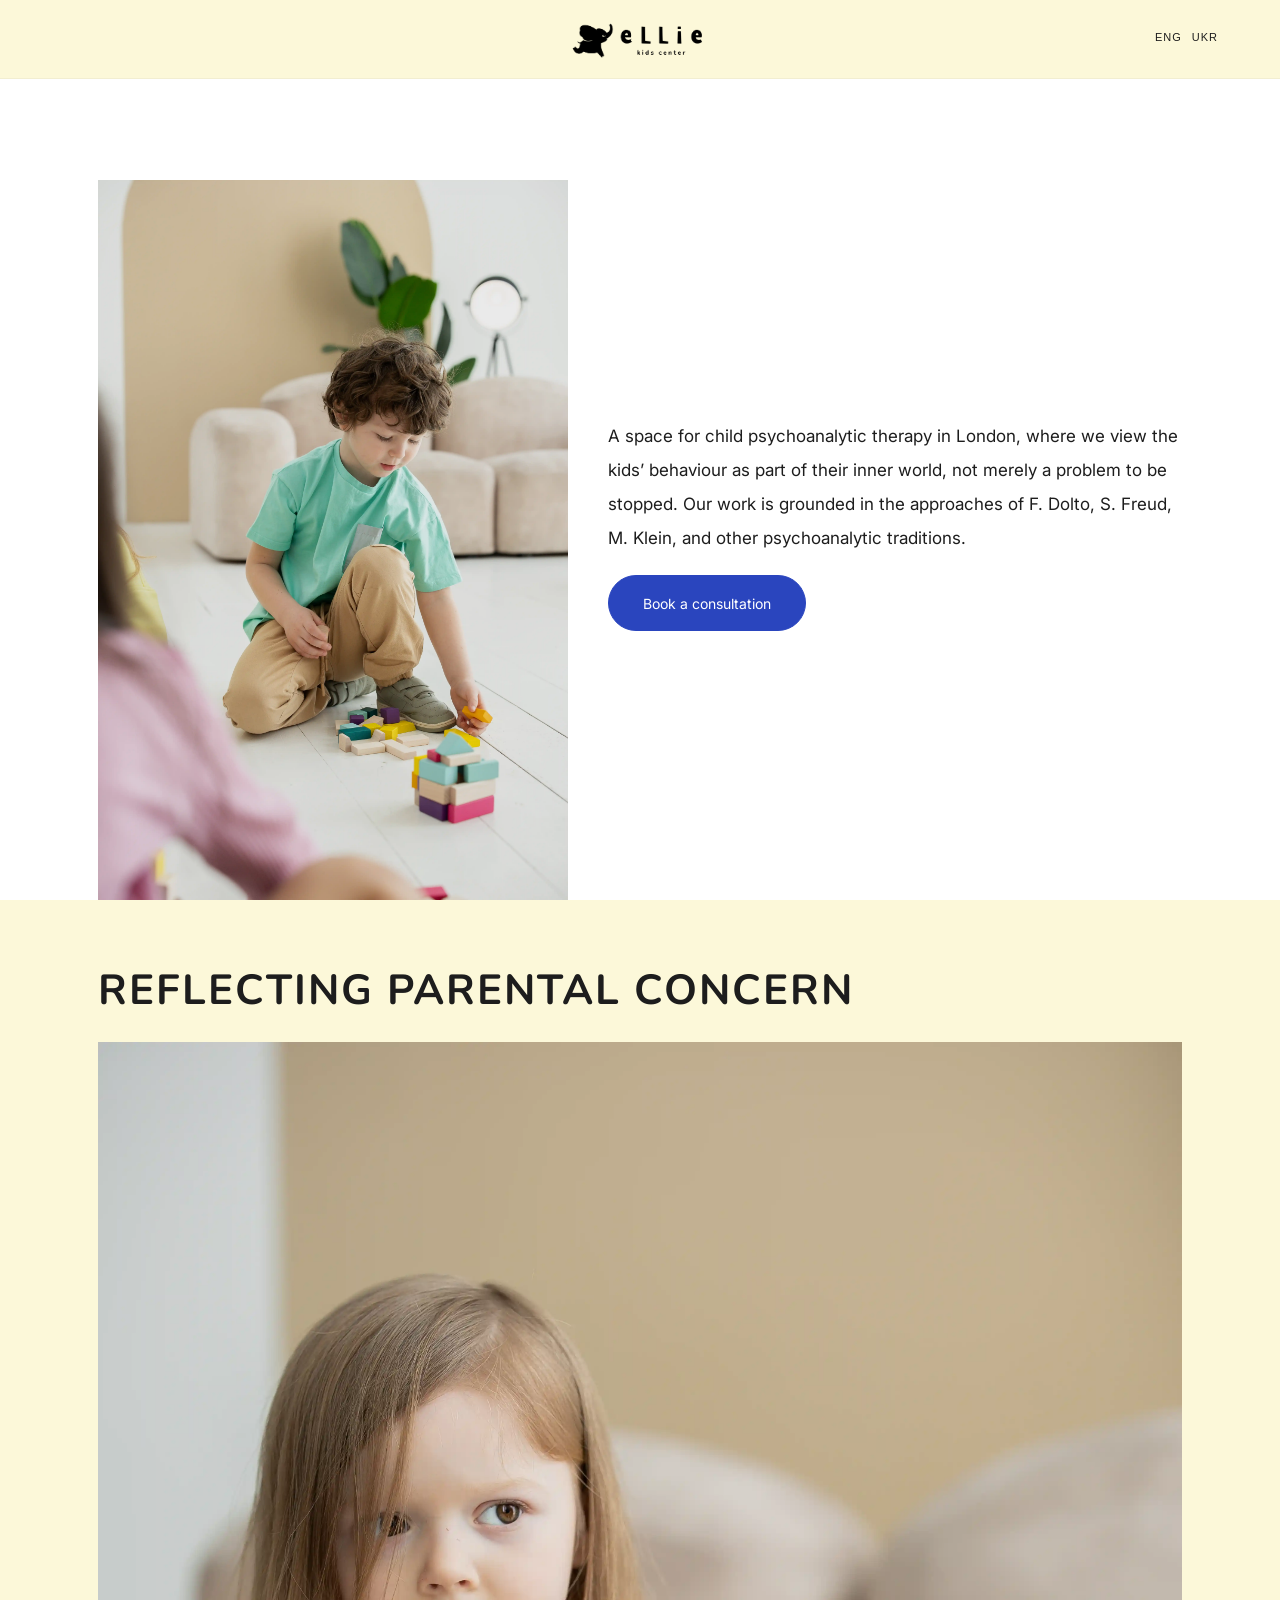
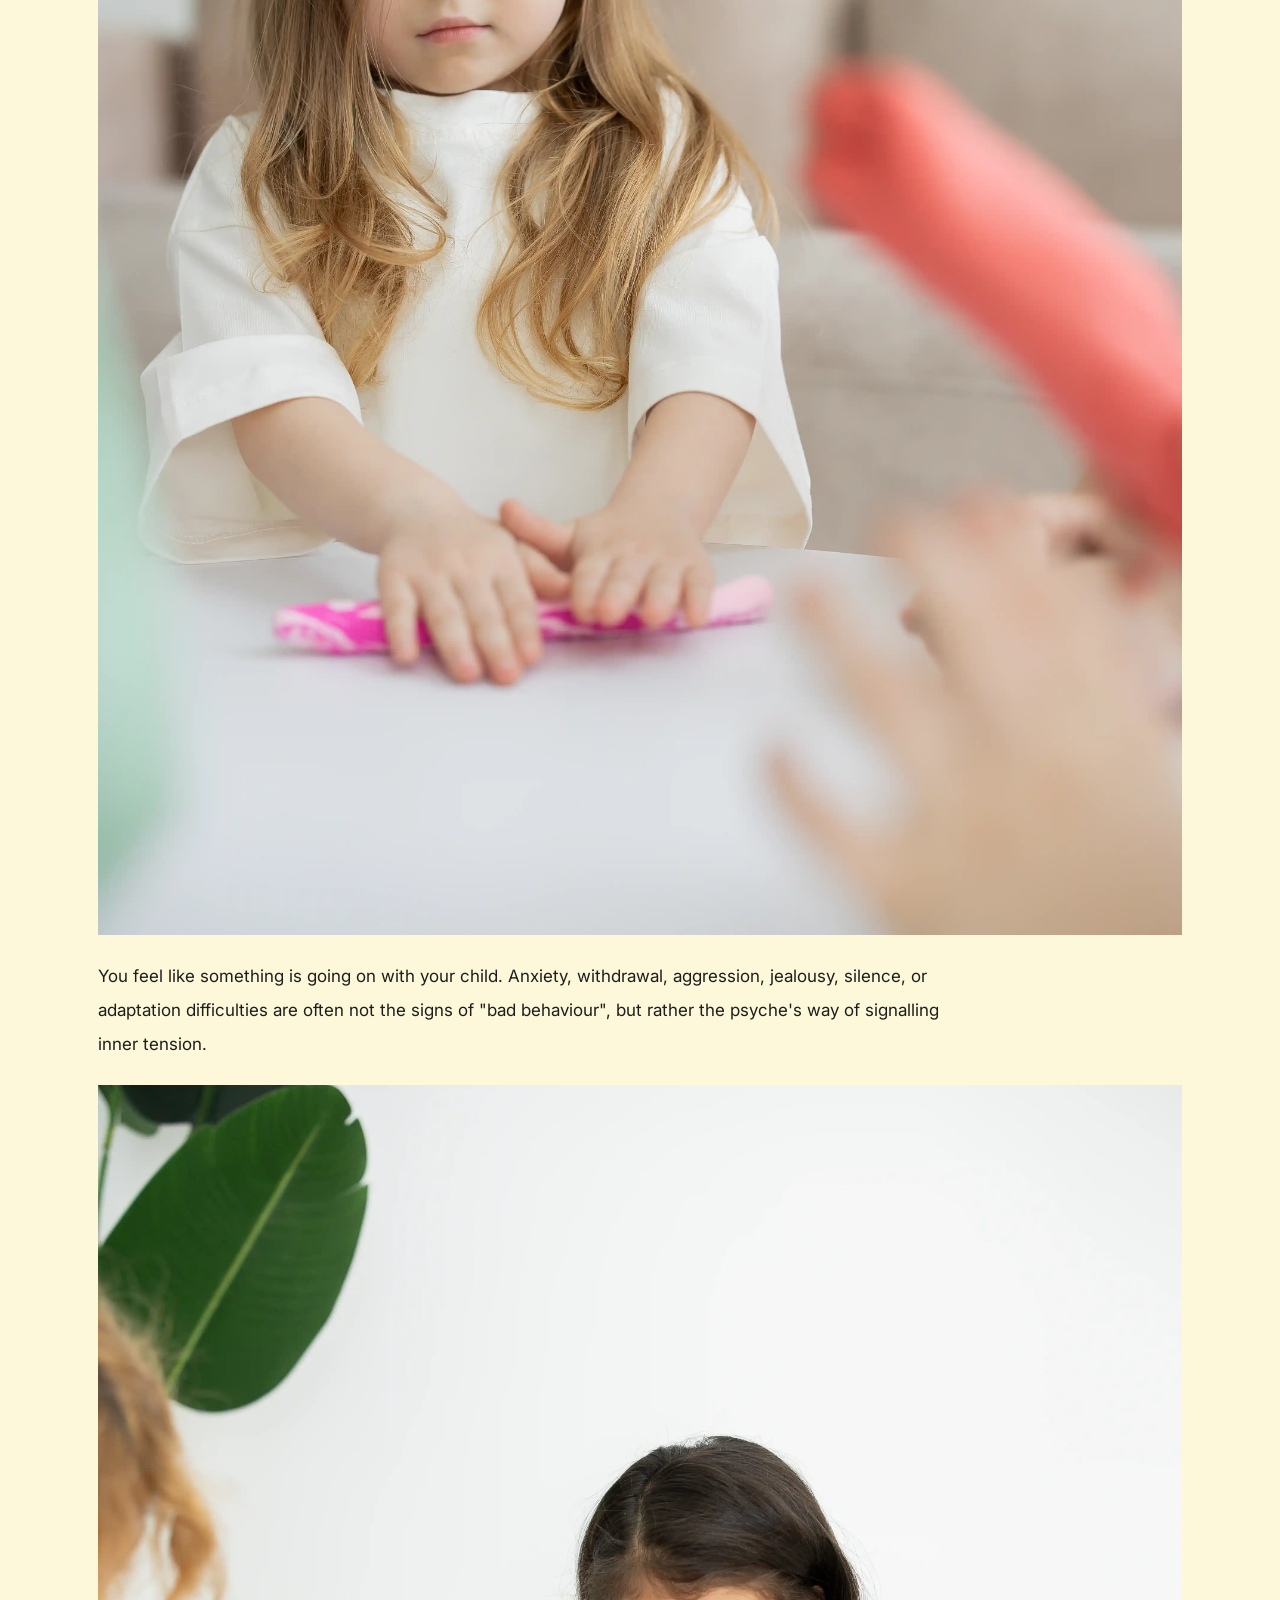
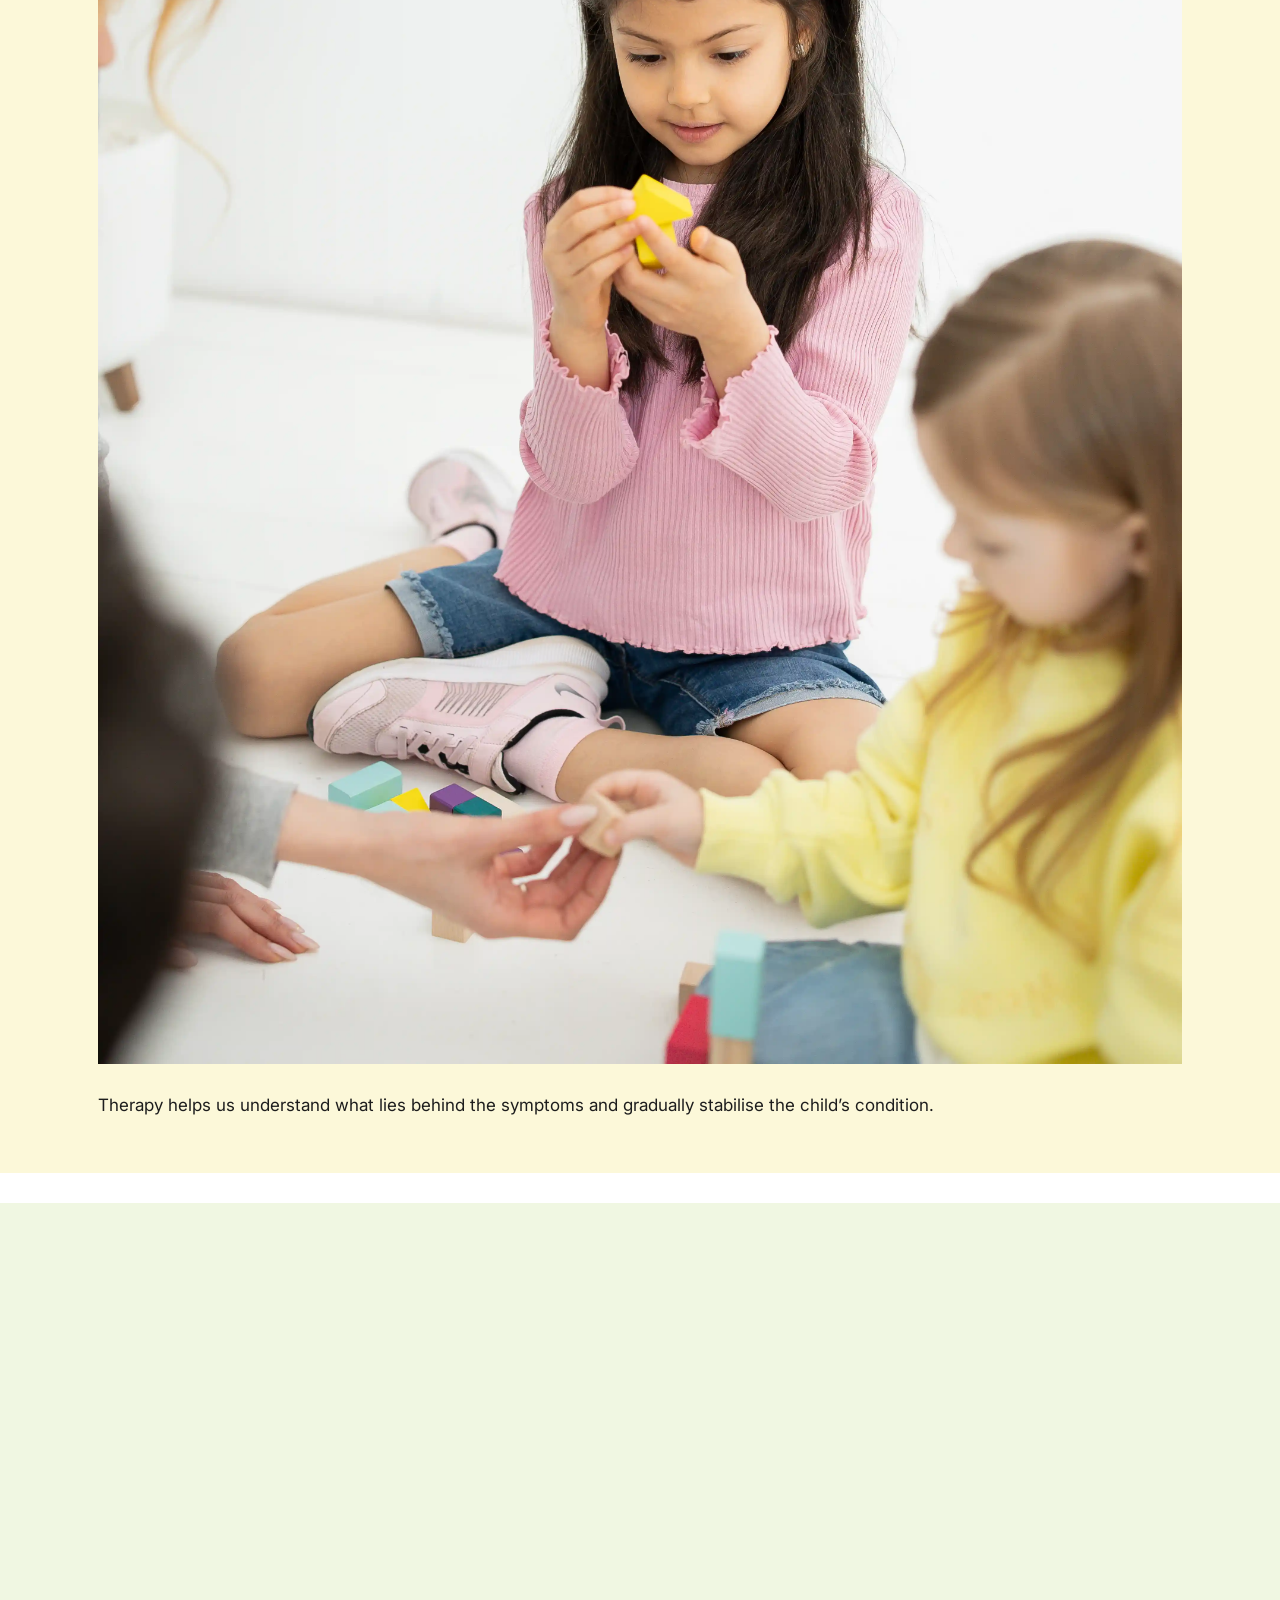
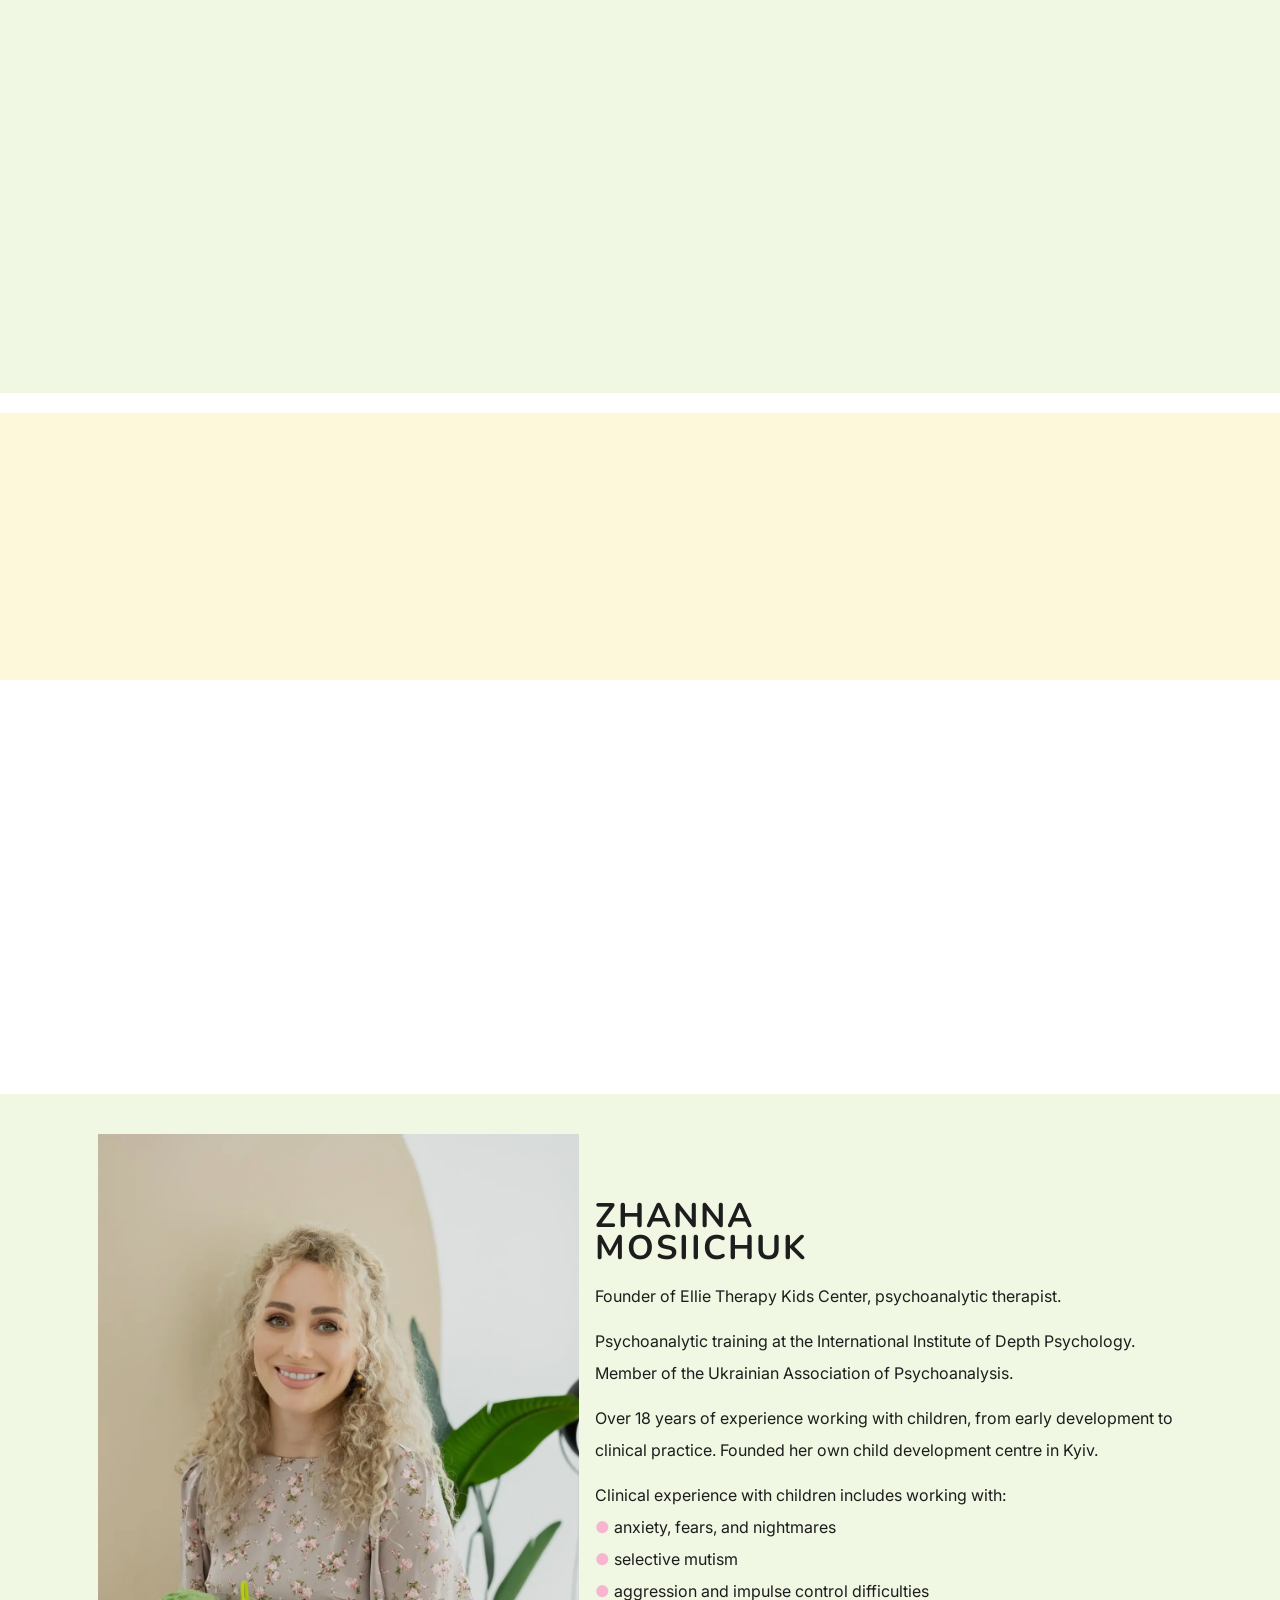
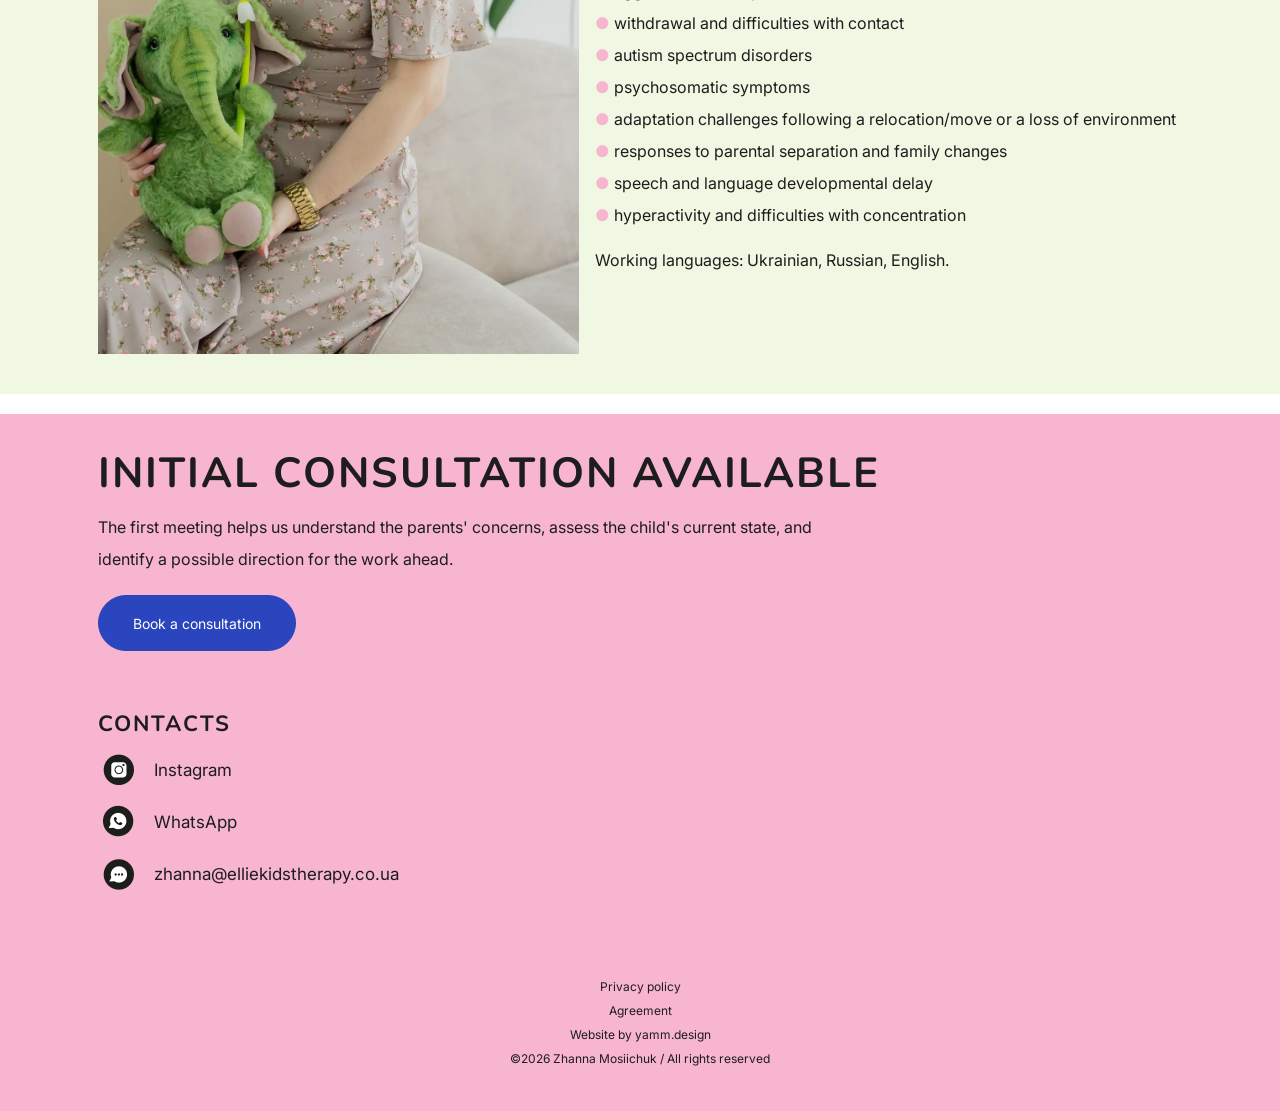
<file: index.html>
<html lang="en"><head>

<meta charset="UTF-8">
<meta name="viewport" content="width=device-width, initial-scale=1.0">

<title>Ellie Therapy Kids Center</title>

<meta name="theme-color" content="#f5f1eb">
<meta name="apple-mobile-web-app-capable" content="yes">
<meta name="apple-mobile-web-app-status-bar-style" content="default">

<link rel="preconnect" href="https://fonts.googleapis.com">
<link rel="preconnect" href="https://fonts.gstatic.com" crossorigin="">

<link href="https://fonts.googleapis.com/css2?family=Nunito:wght@300;400;500;600;700&amp;family=Inter:wght@300;400;500;600&amp;display=swap" rel="stylesheet">

<style>

:root{
    --bg:#ffffff;
    --text:#1d1d1d;
    --muted:#1d1d1d;
    --line:#ddd6ce;
    --card:#f8f5f1;
}

*{
    margin:0;
    padding:0;
    box-sizing:border-box;
    -webkit-overflow-scrolling:touch;
}

html{
    scroll-behavior:smooth;
    -webkit-text-size-adjust:100%;
}

body{
    background:var(--bg);
    color:var(--text);
    font-family:'Inter',sans-serif;
    overflow-x:hidden;
    -webkit-font-smoothing:antialiased;
    text-rendering:optimizeLegibility;
    overscroll-behavior:none;
}

body::before{
    content:"";
    position:fixed;
    inset:0;
    opacity:.03;
    pointer-events:none;
    background-image:url("https://grainy-gradients.vercel.app/noise.svg");
}

.container{
    width:100%;
    max-width:1180px;
    margin:0 auto;
    padding-left:48px;
    padding-right:48px;
}

header{
    position:fixed !important;
    top:0;
    left:0;

    width:100%;
    z-index:9999;

    backdrop-filter:blur(16px);
    background:#fcf8d9;
    border-bottom:1px solid rgba(0,0,0,.04);
    padding:10px 0;

    transform:none !important;
    transition:none !important;
}

.nav{
    display:flex;
    align-items:center;
    justify-content:center;
    position:relative;
}

.lang-switch{
    position:absolute;
    right:12px;
    top:13px;
    display:flex;
    gap:6px;
}

.logo img{
    height:50px;
    width:auto;
    display:block;
}

.lang-switch{
    display:flex;
    gap:10px;
}

.lang-btn{
    background:none;
    border:none;
    cursor:pointer;
    color:var(--muted);
    font-size:11px;
    letter-spacing:1px;
    transition:.3s;
    appearance:none;
    -webkit-appearance:none;
    border-radius:100px;
}

.lang-btn.active{
    color:var(--text);
}

.hero{
    min-height:100vh;
    display:flex;
    align-items:center;
    padding-top:180px;
}

.hero-grid{
    display:grid;
    grid-template-columns:.9fr 1.1fr;
    gap:40px;
    align-items:center;
}

.hero-small{
    text-transform:uppercase;
    letter-spacing:2px;
    font-size:12px;
    color:var(--muted);
    margin-bottom:29px;
}

.hero h1{
    font-family:'Nunito',sans-serif;
    font-size:clamp(56px,9vw,110px);
    line-height:.9;
    font-weight:500;
    margin-bottom:19px;
    letter-spacing:-1.5px;
}

.hero p{
    max-width:none;
    width:100%;
    line-height:2;
    color:var(--muted);
    font-size:17px;
}

.button{
    display:inline-flex;
    align-items:center;
    justify-content:center;
    margin-top:20px;
    margin-bottom:30px;
    padding:18px 34px;
    border:1px solid #2a45be;
    border-radius:100px;
    background:#2a45be;
    color:white;
    text-decoration:none;
    transition:.4s;
    font-size:14px;
    min-height:56px;
    -webkit-tap-highlight-color:transparent;

}

.button:hover{
    background:var(--text);
    color:white;
}

.hero-image,
.founder-image{
    position:relative;
    overflow:hidden;
    background-attachment:scroll;
    transform:translateZ(0);
    will-change:transform;
}

.hero-image::after,
.founder-image::after{
    content:"";
    position:absolute;
    inset:0;
    background:rgba(0,0,0,.08);
}

.hero-image{
    height:720px;
    border-radius:0;
    background:url('головне фото.webp') center center/cover no-repeat;
}



.cards-section{
    background:#f0f7e2;
    padding:10px 0 40px;
    margin-top:30px;
}

.section-title{
    font-family:'Nunito',sans-serif;
    font-size:42px;
    line-height:1;
    margin-top:30px;
    margin-bottom:30px;
    text-transform: uppercase;

    letter-spacing: 2px;
}

.section-text{
    font-size:17px;
    line-height:2;
    color:var(--muted);
    max-width:850px;
    text-wrap:pretty;
    margin-bottom:11px;
}



.clinical{
    max-width:900px;
    margin-left:170px;
}

.list{
    margin-top:15px;
    display:grid;
    gap:10px;
    color:var(--muted);
}

.list-item{
    padding-top:0px;
    line-height:1.9;
    font-size:17px;
}

.founder{
    display:grid;
    grid-template-columns:.9fr 1.1fr;
    gap:16px;
    align-items:center;

}
.founder-section{
    background:#f0f7e2;
    padding:40px 0;
    margin-top:20px;
}
.founder-image{
    height:820px;
    border-radius:0;
    background:url('IMG9001.webp') center top/cover no-repeat;
}

.founder-info h2{
    font-family:'Nunito',sans-serif;
    font-size:34px;
    line-height:.95;
    margin-bottom:15px;
    text-transform: uppercase;

    letter-spacing: 2px;
}

.founder-info p{
    line-height:2;
    color:var(--muted);
    margin-bottom:13px;
    text-wrap:pretty;
}

.footer{
    background:#f7b5cf;

    padding:40px 0 0px;

    text-align:left;
    margin-top:20px;
}
.footer-info{
    background:#f7b5cf;

    border-top:none;

    padding:40px 20px;

    margin-top:0px;

    width:100vw;
    margin-left:calc(50% - 50vw);

    display:flex;
    flex-direction:column;
    align-items:center;
    justify-content:center;

    text-align:center;
}
.footer-info{
    position:relative;
}
.footer-info p{
    font-size:12px;
    line-height:1.4;
}
.footer .container{
    overflow:visible;
}

.footer h2{
    font-family:'Nunito',sans-serif;
    font-size:42px;
    line-height:.95;
    margin-bottom:17px;
    text-transform: uppercase;

    letter-spacing: 2px;
}

.footer p{
    max-width:760px;
    margin:0;
    line-height:2;
    color:var(--muted);
    text-wrap:pretty;
}

.fade{
    opacity:0;
    transform:translateY(40px);
    transition:1s ease;
    backface-visibility:hidden;
    perspective:1000px;
}

.fade.visible{
    opacity:1;
    transform:translateY(0);
}

/* ===== Gallery ===== */


@supports (padding:max(0px)) {

header{
    padding-top:max(18px, env(safe-area-inset-top));
}

body{
    padding-left:env(safe-area-inset-left);
    padding-right:env(safe-area-inset-right);
}

}

.mobile-founder-image{
    display:none;
}

@media(max-width:980px){

.hero-grid,
.founder{
    display:grid;
    grid-template-columns:1fr;
}

.founder{
    display:flex;
    flex-direction:column;
}

.founder > .founder-image{
    order:1;
    display:block;
    height:450px;
    width:100%;
    margin:20px 0;
}

.founder-info{
    order:2;
}

.mobile-founder-image{
    display:none;
}

.hero{
    padding-top:110px;
    min-height:auto;
}

.hero h1{
    font-size:54px;
}

.hero-image{
    height:420px;
    border-radius:0;
}

.section-title{
    font-size:42px;
}

.footer h2{
    font-size:34px;
}

.gallery-item{
    width:280px;
    height:auto;
}


}

@media(max-width:640px){

.logo img{
    height:45px;
}

.concern-section{
    padding:15px 0;
}


.container{
    width:100%;
    max-width:700px;
    padding-left:24px;
    padding-right:24px;
    margin:0 auto;
}

.hero{
    padding-top:70px;
}

.hero h1{
    font-size:42px;
}

.section-title{
    font-size:34px;
}

.hero-image{
    height:420px;
    background-position:center top;
}

.founder-image{
    height:500px;
    background-position:center top;
}

.gallery-item{
    width:220px;
    height: 260px;
}

.button{
    display:flex;
    margin-left:auto;
    margin-right:auto;
}

}

.contacts-block{
    margin-top:28px;
    margin-bottom:40px;
    display:flex;
    flex-direction:column;
    gap:10px;
    align-items:flex-start;
    text-align:left;
}

.contacts-block h3{
    font-family:'Nunito',sans-serif;
    font-size:22px;
    letter-spacing:2px;
}

.contact-item a{
    color:var(--text);
    text-decoration:none;
    font-size:17px;
    transition:.3s;
}

.contact-item a:hover{
    opacity:.6;
}

.concern-image{
    width:100%;
    height:auto;
    overflow:visible;
    margin:24px 0;
}

.concern-image img{
    width:100%;
    height:auto;
    display:block;
}

.pink-dot{
    color:#f7b5cf;
}

.founder-info li::marker{
    color:#f7b5cf;
}

.concern-section{
    background:#fcf8d9;
    padding:40px 0;
}
.clinical-section{
    background:#fcf8d9;
    padding:10px 0 20px;
    margin-top:20px;
}
@media(max-width:640px){

.concern-section{
    padding:15px 0;
}
.cards-section{
    background:#f0f7e2;
    margin-top:20px;
}

}

/* ===== HORIZONTAL CAROUSEL ===== */

.cards-wrapper{
    position:relative;
    width:100%;
    overflow-x:hidden;
    overflow-y:visible;
    margin-top:40px;
}



.cards{
    display:flex;
    gap:0px;
    overflow-x:auto;
    scroll-behavior:smooth;
    scrollbar-width:none;
    scroll-snap-type:x mandatory;
    padding-bottom:10px;
}

.cards::-webkit-scrollbar{
    display:none;
}



.card,
.cards-image{
    flex:0 0 100%;
    min-width:100%;
    scroll-snap-align:start;
}


.card{
    width:100%;
    height:520px;

    background:#f7b5cf;
    border-radius:28px;

    padding:50px;

    display:flex;
    flex-direction:column;
    justify-content:center;
    align-items:center;

    text-align:center;

    border:none;

    transition:.3s;
}

.card:hover{
    transform:translateY(-4px);
}

.card h3{
    font-family:'Nunito',sans-serif;
    font-size:42px;
    line-height:1.05;
    margin-bottom:20px;
}

.card p{
    font-size:17px;
    line-height:1.8;
    color:#5f5f5f;
}

.cards-image{
    width:100%;
    height:520px;

    overflow:hidden;
    border-radius:28px;
}

.cards-image img{
    width:100%;
    height:100%;
    object-fit:cover;
    display:block;
}

.slider-btn{
    position:absolute;
    top:50%;
    transform:translateY(-50%);

    width:56px;
    height:56px;

    border:none;
    border-radius:50%;

    background:white;
    color:#1d1d1d;

    font-size:34px;
    cursor:pointer;

    z-index:50;

    box-shadow:0 10px 30px rgba(0,0,0,.08);

    transition:.3s;
}

.slider-btn:hover{
    transform:translateY(-50%) scale(1.05);
}

.slider-btn.prev{
    left:15px;
}

.slider-btn.next{
    right:15px;
}
.contact-item a{
    display:flex;
    align-items:center;
    gap:14px;

    color:var(--text);
    text-decoration:none;
    font-size:17px;

    transition:.3s;
}

.contact-icon{
    width:42px;
    height:42px;
    object-fit:contain;

    border-radius:50%;
}
@media(max-width:640px){

.cards{
    gap:0;
}



.card,
.cards-image{
    width:100%;
    height:420px;
}

.card{
    padding:34px;
    border-radius:24px;
}

.cards-image{
    border-radius:24px;
}

.card h3{
    font-size:34px;
    line-height:1.1;
}

.card p{
    font-size:16px;
    line-height:1.7;
}

.slider-btn{
    width:42px;
    height:42px;
    font-size:26px;
}
.slider-btn.prev{
    left:10px;
}

.slider-btn.next{
    right:10px;
}

.card{
    padding-left:60px;
    padding-right:60px;
}
}




</style>
</head>

<body>

<header>

<div class="container nav">

<div class="logo">
    <img src="Ellie_logo.png" alt="Ellie Kids Center Logo">
</div>

<div class="lang-switch">
<button class="lang-btn" onclick="setLanguage('en', this)">ENG</button>
<button class="lang-btn active" onclick="setLanguage('uk', this)">UKR</button>
</div>

</div>

</header>

<div id="content">

<section class="hero">

<div class="container hero-grid fade">

<div class="hero-image"></div>

<div>

<p>
A space for child psychoanalytic therapy in London, where we view the kids’ behaviour as part of their inner world, not merely a problem to be stopped.
Our work is grounded in the approaches of F. Dolto, S. Freud, M. Klein, and other psychoanalytic traditions.
</p>

<a href="https://instagram.com/elliekids_center" target="_blank" class="button">
Book a consultation
</a>

</div>

</div>

</section>

<section class="concern-section">

<div class="container fade">





<h2 class="section-title">
Reflecting parental concern
</h2>


<div class="concern-image">
    <img src="2.webp" alt="therapy image">
</div>

<p class="section-text">
You feel like something is going on with your child. Anxiety, withdrawal, aggression, jealousy, silence, or adaptation difficulties are often not the signs of "bad behaviour", but rather the psyche's way of signalling inner tension.
</p>

<div class="concern-image">
    <img src="3.webp" alt="therapy image">
</div>

<p class="section-text">
Therapy helps us understand what lies behind the symptoms and gradually stabilise the child’s condition.
</p>

</p>

</div>

</section>

<section class="cards-section">

<div class="container fade">

<h2 class="section-title">
How we work
</h2>
<p class="section-text">
Our work is based on a psychoanalytic understanding of the child as a subject with their own inner world. What we use in our work:
</p>
<div class="cards-wrapper">

<button class="slider-btn prev">‹</button>


<div class="cards">

    <!-- SLIDE 1 -->


        <div class="card">
            <h3>Play as the language of the unconscious</h3>

            <p>
                Children express their experiences and emotions through symbolic play
            </p>
        </div>

        <div class="cards-image">
            <img src="1O1A6934.webp" alt="therapy image">
        </div>

   

    <!-- SLIDE 2 -->
  

        <div class="card">
            <h3>Drawing and image</h3>

            <p>
                As a means of expressing what cannot yet be put into words
            </p>
        </div>

        <div class="cards-image">
            <img src="малюнок.webp" alt="therapy image">
        </div>

    

    <!-- SLIDE 3 -->
    

        <div class="card">
            <h3>A stable therapeutic setting</h3>

            <p>
                The consistency of the space creates conditions for inner change
            </p>
        </div>

        <div class="cards-image">
            <img src="87.webp" alt="therapy image">
        </div>

    

    <!-- SLIDE 4 -->
    

        <div class="card">
            <h3>Working with parents</h3>

            <p>
                Understanding the kids always includes understanding their home environment
            </p>
        </div>

        <div class="cards-image">
            <img src="терапевт.webp" alt="therapy image">
        </div>

   

</div>



<button class="slider-btn next">›</button>

</div>
</section>
<!-- ПРОДОВЖЕННЯ КОДУ ПІСЛЯ SECTION "HOW WE WORK" -->

<section class="clinical-section">

<div class="container fade clinical">

<h2 class="section-title">
Clinical approach
</h2>



<p class="section-text">
A child’s symptoms are viewed as a meaningful form of expressing an internal conflict.
</p>

<p class="section-text">
The work is directed at understanding this process and facilitating its transformation.
</p>

<p class="section-text">
Therapy supports the child's development, their capacity for expression, adaptation, and stability.
</p>



</div>

</section>

<section>

<div class="container fade">

<h2 class="section-title">
Who this is for
</h2>
<p class="section-text">
The centre works with children aged 2–18 who:
</p>
<div class="list">

<div class="list-item">
<span class="pink-dot">●</span> experience anxiety, fears, night awakenings, or enuresis
</div>

<div class="list-item">
<span class="pink-dot">●</span> display aggression or withdrawal
</div>

<div class="list-item">
<span class="pink-dot">●</span> are going through major life changes: moving, starting school, parental divorce, the birth of a sibling, etc
</div>

<div class="list-item">
<span class="pink-dot">●</span> are growing up in a bilingual or multicultural environment
</div>

<div class="list-item">
<span class="pink-dot">●</span> have difficulties with verbal expression
</div>

<div class="list-item">
<span class="pink-dot">●</span> this is also a space for parents who want to understand their child's inner state and support their development.
</div>

</div>

</div>

</section>

<section class="founder-section">

<div class="container founder fade">

<div class="founder-image"></div>

<div class="founder-info">

<h2>
Zhanna <br>
Mosiichuk
</h2>



<p>
Founder of Ellie Therapy Kids Center, psychoanalytic therapist.
</p>

<p>
Psychoanalytic training at the International Institute of Depth Psychology.
Member of the Ukrainian Association of Psychoanalysis.
</p>

<p>
Over 18 years of experience working with children, from early development to clinical practice. Founded her own child development centre in Kyiv.
</p>

<p>
Clinical experience with children includes working with:
<br>

<span class="pink-dot">●</span> anxiety, fears, and nightmares<br>
<span class="pink-dot">●</span> selective mutism<br>
<span class="pink-dot">●</span> aggression and impulse control difficulties<br>
<span class="pink-dot">●</span> withdrawal and difficulties with contact<br>
<span class="pink-dot">●</span> autism spectrum disorders<br>
<span class="pink-dot">●</span> psychosomatic symptoms<br>
<span class="pink-dot">●</span> adaptation challenges following a relocation/move or a loss of environment<br>
<span class="pink-dot">●</span> responses to parental separation and family changes<br>
<span class="pink-dot">●</span> speech and language developmental delay<br>
<span class="pink-dot">●</span> hyperactivity and difficulties with concentration
</p>

<p>
Working languages: Ukrainian, Russian, English.
</p>

</div>

</div>

</section>

<footer class="footer fade">

<div class="container">

<h2>
Initial consultation available
</h2>

<p>
The first meeting helps us understand the parents' concerns, assess the child's current state, and identify a possible direction for the work ahead.
</p>

<a href="https://instagram.com/elliekids_center" target="_blank" class="button">
Book a consultation
</a>

<div class="contacts-block">

<h3>CONTACTS</h3>

<div class="contact-item">
    <a href="https://instagram.com/elliekids_center" target="_blank">
        <img src="instagram.png" alt="Instagram" class="contact-icon">
        <span>Instagram</span>
    </a>
</div>

<div class="contact-item">
    <a href="https://wa.me/ТВІЙ_НОМЕР" target="_blank">
        <img src="whatsapp.png" alt="WhatsApp" class="contact-icon">
        <span>WhatsApp</span>
    </a>
</div>

<div class="contact-item">
    <a href="mailto:zhanna@elliekidstherapy.co.ua">
        <img src="message.png" alt="Email" class="contact-icon">
        <span>zhanna@elliekidstherapy.co.ua</span>
    </a>
</div>

</div>





<div class="footer-info">

    <p>Privacy policy</p>

    <p>Agreement</p>

    <p class="footer-credit">
        Website by yamm.design
    </p>

    <p>
        ©2026 Zhanna Mosiichuk / All rights reserved
    </p>

</div>

</div></footer>

</div>

<script>



const translations = {

en: `

<section class="hero">

<div class="container hero-grid fade">

<div class="hero-image"></div>

<div>

<p>
A space for child psychoanalytic therapy in London, where we view the kids’ behaviour as part of their inner world, not merely a problem to be stopped.
Our work is grounded in the approaches of F. Dolto, S. Freud, M. Klein, and other psychoanalytic traditions.
</p>

<a href="https://instagram.com/elliekids_center" target="_blank" class="button">
Book a consultation
</a>

</div>

</div>

</section>

<section class="concern-section">

<div class="container fade">

<h2 class="section-title">
Reflecting parental concern
</h2>

<div class="concern-image">
    <img src="2.webp" alt="therapy image">
</div>

<p class="section-text">
You feel like something is going on with your child. Anxiety, withdrawal, aggression, jealousy, silence, or adaptation difficulties are often not the signs of "bad behaviour", but rather the psyche's way of signalling inner tension.
</p>

<div class="concern-image">
    <img src="3.webp" alt="therapy image">
</div>

<p class="section-text">
Therapy helps us understand what lies behind the symptoms and gradually stabilise the child’s condition.
</p>

</p>

</div>

</section>

<section class="cards-section">

<div class="container fade">

<h2 class="section-title">
How we work
</h2>

<p class="section-text">
Our work is based on a psychoanalytic understanding of the child as a subject with their own inner world. What we use in our work:
</p>


   <div class="cards-wrapper">

<button class="slider-btn prev">‹</button>

<div class="cards">

    <!-- SLIDE 1 -->
    

        <div class="card">
            <h3>Play as the language of the unconscious</h3>

            <p>
                Children express their experiences and emotions through symbolic play
            </p>
        </div>

        <div class="cards-image">
            <img src="1O1A6934.webp" alt="therapy image">
        </div>

   

    <!-- SLIDE 2 -->
   

        <div class="card">
            <h3>Drawing and image</h3>

            <p>
                As a means of expressing what cannot yet be put into words
            </p>
        </div>

        <div class="cards-image">
            <img src="малюнок.webp" alt="therapy image">
        </div>

   

    <!-- SLIDE 3 -->
    

        <div class="card">
            <h3>A stable therapeutic setting</h3>

            <p>
                The consistency of the space creates conditions for inner change
            </p>
        </div>

        <div class="cards-image">
            <img src="87.webp" alt="therapy image">
        </div>

    

    <!-- SLIDE 4 -->
    

        <div class="card">
            <h3>Working with parents</h3>

            <p>
                Understanding the kids always includes understanding their home environment
            </p>
        </div>

        <div class="cards-image">
            <img src="терапевт.webp" alt="therapy image">
        </div>

    </div>



<button class="slider-btn next">›</button>

</div>
</section>
<!-- ПРОДОВЖЕННЯ КОДУ ПІСЛЯ SECTION "HOW WE WORK" -->

<section class="clinical-section">

<div class="container fade clinical">

<h2 class="section-title">
Clinical approach
</h2>

<p class="section-text">
A child’s symptoms are viewed as a meaningful form of expressing an internal conflict.
</p>

<p class="section-text">
The work is directed at understanding this process and facilitating its transformation.
</p>

<p class="section-text">
Therapy supports the child's development, their capacity for expression, adaptation, and stability.
</p>

</div>

</section>

<section>

<div class="container fade">

<h2 class="section-title">
Who this is for
</h2>
<p class="section-text">
The centre works with children aged 2–18 who:
</p>
<div class="list">

<div class="list-item">
<span class="pink-dot">●</span> experience anxiety, fears, night awakenings, or enuresis
</div>

<div class="list-item">
<span class="pink-dot">●</span> display aggression or withdrawal
</div>

<div class="list-item">
<span class="pink-dot">●</span> are going through major life changes: moving, starting school, parental divorce, the birth of a sibling, etc
</div>

<div class="list-item">
<span class="pink-dot">●</span> are growing up in a bilingual or multicultural environment
</div>

<div class="list-item">
<span class="pink-dot">●</span> have difficulties with verbal expression
</div>

<div class="list-item">
<span class="pink-dot">●</span> this is also a space for parents who want to understand their child's inner state and support their development.
</div>

</div>

</div>

</section>

<section class="founder-section">

<div class="container founder fade">

<div class="founder-image"></div>

<div class="founder-info">

<h2>
Zhanna <br>
Mosiichuk
</h2>



<p>
Founder of Ellie Therapy Kids Center, psychoanalytic therapist.
</p>

<p>
Psychoanalytic training at the International Institute of Depth Psychology.
Member of the Ukrainian Association of Psychoanalysis.
</p>

<p>
Over 18 years of experience working with children, from early development to clinical practice. Founded her own child development centre in Kyiv.
</p>

<p>
Clinical experience with children includes working with:
<br>

<span class="pink-dot">●</span> anxiety, fears, and nightmares<br>
<span class="pink-dot">●</span> selective mutism<br>
<span class="pink-dot">●</span> aggression and impulse control difficulties<br>
<span class="pink-dot">●</span> withdrawal and difficulties with contact<br>
<span class="pink-dot">●</span> autism spectrum disorders<br>
<span class="pink-dot">●</span> psychosomatic symptoms<br>
<span class="pink-dot">●</span> adaptation challenges following a relocation/move or a loss of environment<br>
<span class="pink-dot">●</span> responses to parental separation and family changes<br>
<span class="pink-dot">●</span> speech and language developmental delay<br>
<span class="pink-dot">●</span> hyperactivity and difficulties with concentration
</p>

<p>
Working languages: Ukrainian, Russian, English.
</p>

</div>

</div>

</section>

<footer class="footer fade">

<div class="container">

<h2>
Initial consultation available
</h2>

<p>
The first meeting helps us understand the parents' concerns, assess the child's current state, and identify a possible direction for the work ahead.
</p>

<a href="https://instagram.com/elliekids_center" target="_blank" class="button">
Book a consultation
</a>

<div class="contacts-block">

<h3>CONTACTS</h3>

<div class="contact-item">
    <a href="https://instagram.com/elliekids_center" target="_blank">
        <img src="instagram.png" alt="Instagram" class="contact-icon">
        <span>Instagram</span>
    </a>
</div>

<div class="contact-item">
    <a href="https://wa.me/ТВІЙ_НОМЕР" target="_blank">
        <img src="whatsapp.png" alt="WhatsApp" class="contact-icon">
        <span>WhatsApp</span>
    </a>
</div>

<div class="contact-item">
    <a href="mailto:zhanna@elliekidstherapy.co.ua">
        <img src="message.png" alt="Email" class="contact-icon">
        <span>zhanna@elliekidstherapy.co.ua</span>
    </a>
</div>

</div>



<div class="footer-info">

<p>Privacy policy</p>

<p>Agreement</p>

<p style="color:#1d1d1d;">
Website by yamm.design
</p>

<p>
©2026 Zhanna Mosiichuk / All rights reserved
</p>

</div>

</footer>

`,

uk: `

<section class="hero">

<div class="container hero-grid fade">

<div class="hero-image"></div>

<div>

<p>
Простір дитячої психоаналітичної терапії в Лондоні, де поведінка дитини розглядається як частина її внутрішнього світу, а не лише проблема, яку потрібно зупинити.
Робота ґрунтується на підходах Ф. Дольто, З. Фрейда, М.Кляйн та інших психоаналітичних традиціях.
</p>

<a href="https://instagram.com/ellie.ua" target="_blank" class="button">
Записатись
</a>

</div>

</div>

</section>

<section class="concern-section">

<div class="container fade">



<h2 class="section-title">
Дзеркало запиту батьків
</h2>


<div class="concern-image">
    <img src="2.webp" alt="therapy image">
</div>

<p class="section-text">
Ви відчуваєте, що з дитиною щось відбувається. Тривога, замкнутість, агресія, ревнощі, мовчання або труднощі адаптації часто є не “поганою поведінкою”, а способом психіки повідомити про внутрішню напругу.
</p>

<div class="concern-image">
    <img src="3.webp" alt="therapy image">
</div>

<p class="section-text">
Терапія допомагає зрозуміти, що стоїть за симптомом, і поступово стабілізувати стан дитини.
</p>

</p>

</div>

</section>

<section class="cards-section">

<div class="container fade">

<h2 class="section-title">
Як відбувається робота
</h2>
<p class="section-text">
Робота будується на психоаналітичному розумінні дитини як суб’єкта з власним внутрішнім світом. У роботі використовуються:
</p>
<div class="cards-wrapper">

<button class="slider-btn prev">‹</button>

<div class="cards">


    <!-- SLIDE 1 -->
   

        <div class="card">
            <h3>Гра як мова несвідомого</h3>

            <p>
                Дитина виражає досвід і переживання через символічну гру
            </p>
        </div>

        <div class="cards-image">
            <img src="1O1A6934.webp" alt="Гра як мова несвідомого">
        </div>

 

    <!-- SLIDE 2 -->
  

        <div class="card">
            <h3>Малюнок і образ</h3>

            <p>
                Як спосіб вираження того, що ще неможливо сказати словами
            </p>
        </div>

        <div class="cards-image">
            <img src="малюнок.webp" alt="Малюнок і образ">
        </div>

  

    <!-- SLIDE 3 -->
    

        <div class="card">
            <h3>Стабільний терапевтичний сетинг</h3>

            <p>
                Постійність простору створює умови для внутрішніх змін
            </p>
        </div>

        <div class="cards-image">
            <img src="87.webp" alt="Стабільний терапевтичний сетинг">
        </div>

   

    <!-- SLIDE 4 -->
   

        <div class="card">
            <h3>Робота з батьками</h3>

            <p>
                Розуміння дитини завжди включає розуміння її середовища вдома
            </p>
        </div>

        <div class="cards-image">
            <img src="терапевт.webp" alt="Робота з батьками">
        </div>

    </div>



<button class="slider-btn next">›</button>

</div>
</section>

<section class="clinical-section">

<div class="container fade clinical">

<h2 class="section-title">
Професійна позиція
</h2>

<p class="section-text">
Симптом дитини розглядається як значуща форма вираження внутрішнього конфлікту.
</p>

<p class="section-text">
Робота спрямована на розуміння цього процесу та його трансформацію.
</p>

<p class="section-text">
Терапія підтримує розвиток дитини, її здатність до вираження, адаптації та стабільності.
</p>

</p>

</div>

</section>

<section>

<div class="container fade">

<h2 class="section-title">
Для кого
</h2>
<p class="section-text">
Центр працює з дітьми 2–18 років, які:
</p>
<div class="list">

<div class="list-item">
<span class="pink-dot">●</span> переживають тривогу, страхи, нічні пробудження або енурез
</div>

<div class="list-item">
<span class="pink-dot">●</span> проявляють агресію або замкнутість
</div>

<div class="list-item">
<span class="pink-dot">●</span> проходять через зміни: переїзд, школа, розлучення батьків, народження в сімʼї інших дітей
</div>

<div class="list-item">
<span class="pink-dot">●</span> зростають у двомовному або мультикультурному середовищі
</div>

<div class="list-item">
<span class="pink-dot">●</span> мають труднощі з вираженням через мову
</div>

<div class="list-item">
<span class="pink-dot">●</span> це простір для батьків, які прагнуть зрозуміти внутрішній стан дитини та підтримати її розвиток.
</div>

</div>

</div>

</section>

<section class="founder-section">

<div class="container founder fade">

<div class="founder-image"></div>

<div class="founder-info">

<h2>
Жанна<br>
Мосійчук
</h2>



<p>
Засновниця Ellie Therapy Kids Center, психоаналітичний терапевт.
</p>

<p>
Психоаналітична підготовка в Міжнародному інституті глибинної психології.
Член Української Асоціації Психоаналізу.
</p>

<p>
Понад 18 років роботи з дітьми, від раннього розвитку до клінічної практики. Організувала власний центр розвитку в Києві.
</p>

<p>
Практичний досвід роботи з дітьми включає:
<br>

<span class="pink-dot">●</span> тривожні стани, страхи і нічні жахи<br>
<span class="pink-dot">●</span> селективний мутизм<br>
<span class="pink-dot">●</span> агресію і труднощі з імпульсивністю<br>
<span class="pink-dot">●</span> замкнутість і труднощі контакту<br>
<span class="pink-dot">●</span> розлади аутистичного спектру<br>
<span class="pink-dot">●</span> психосоматичні прояви<br>
<span class="pink-dot">●</span> труднощі адаптації після переїзду і втрати середовища<br>
<span class="pink-dot">●</span> реакцію на розлучення батьків і зміни в сім’ї<br>
<span class="pink-dot">●</span> затримку мовленнєвого розвитку<br>
<span class="pink-dot">●</span> гіперактивність і труднощі концентрації
</p>

<p>
Робота ведеться українською, російською та англійською мовами.
</p>

</div>

</div>

</section>

<footer class="footer fade">

<div class="container">

<h2>
Можлива первинна консультація
</h2>

<p>
Перша зустріч допомагає зрозуміти запит батьків, побачити актуальний стан дитини та визначити можливий напрям подальшої роботи.
</p>

<a href="https://instagram.com/ellie.ua" target="_blank" class="button">
Записатись
</a>


<div class="contacts-block">

<h3>CONTACTS</h3>

<div class="contact-item">
    <a href="https://instagram.com/ellie.ua" target="_blank">
        <img src="instagram.png" alt="Instagram" class="contact-icon">
        <span>Instagram</span>
    </a>
</div>

<div class="contact-item">
    <a href="https://wa.me/ТВІЙ_НОМЕР" target="_blank">
        <img src="whatsapp.png" alt="WhatsApp" class="contact-icon">
        <span>WhatsApp</span>
    </a>
</div>

<div class="contact-item">
    <a href="mailto:zhanna@elliekidstherapy.co.ua">
        <img src="message.png" alt="Email" class="contact-icon">
        <span>zhanna@elliekidstherapy.co.ua</span>
    </a>
</div>

</div>



<div class="footer-info">

<p>Privacy policy</p>

<p>Agreement</p>

<p class="footer-credit">
Website by yamm.design
</p>

<p>
©2026 Zhanna Mosiichuk / All rights reserved
</p>

</div>


</footer>

`

};

document.getElementById("content").innerHTML = translations.en;

function setLanguage(lang, button){

document.getElementById("content").innerHTML = translations[lang];

document.querySelectorAll(".lang-btn").forEach(btn=>{
btn.classList.remove("active");
});

button.classList.add("active");

observeFade();

initCarousel();
}

function observeFade(){

const fades = document.querySelectorAll('.fade');

const observer = new IntersectionObserver(entries=>{
entries.forEach(entry=>{
if(entry.isIntersecting){
entry.target.classList.add('visible');
}
});
},{threshold:.15});

fades.forEach(fade=>observer.observe(fade));

}

observeFade();

</script>


<script>

function initCarousel(){

const cards = document.querySelector('.cards');
const next = document.querySelector('.next');
const prev = document.querySelector('.prev');

if(!cards || !next || !prev) return;

const getSlideWidth = () => {
    const item = cards.querySelector('.card, .cards-image');
    return item.offsetWidth;
};

next.addEventListener('click', () => {

    const step = cards.clientWidth;

    cards.scrollBy({
        left:step,
        behavior:'smooth'
    });

});

prev.addEventListener('click', () => {

    const step = cards.clientWidth;

    cards.scrollBy({
        left:-step,
        behavior:'smooth'
    });

});

}

initCarousel();

</script>
</body></html>
</file>
